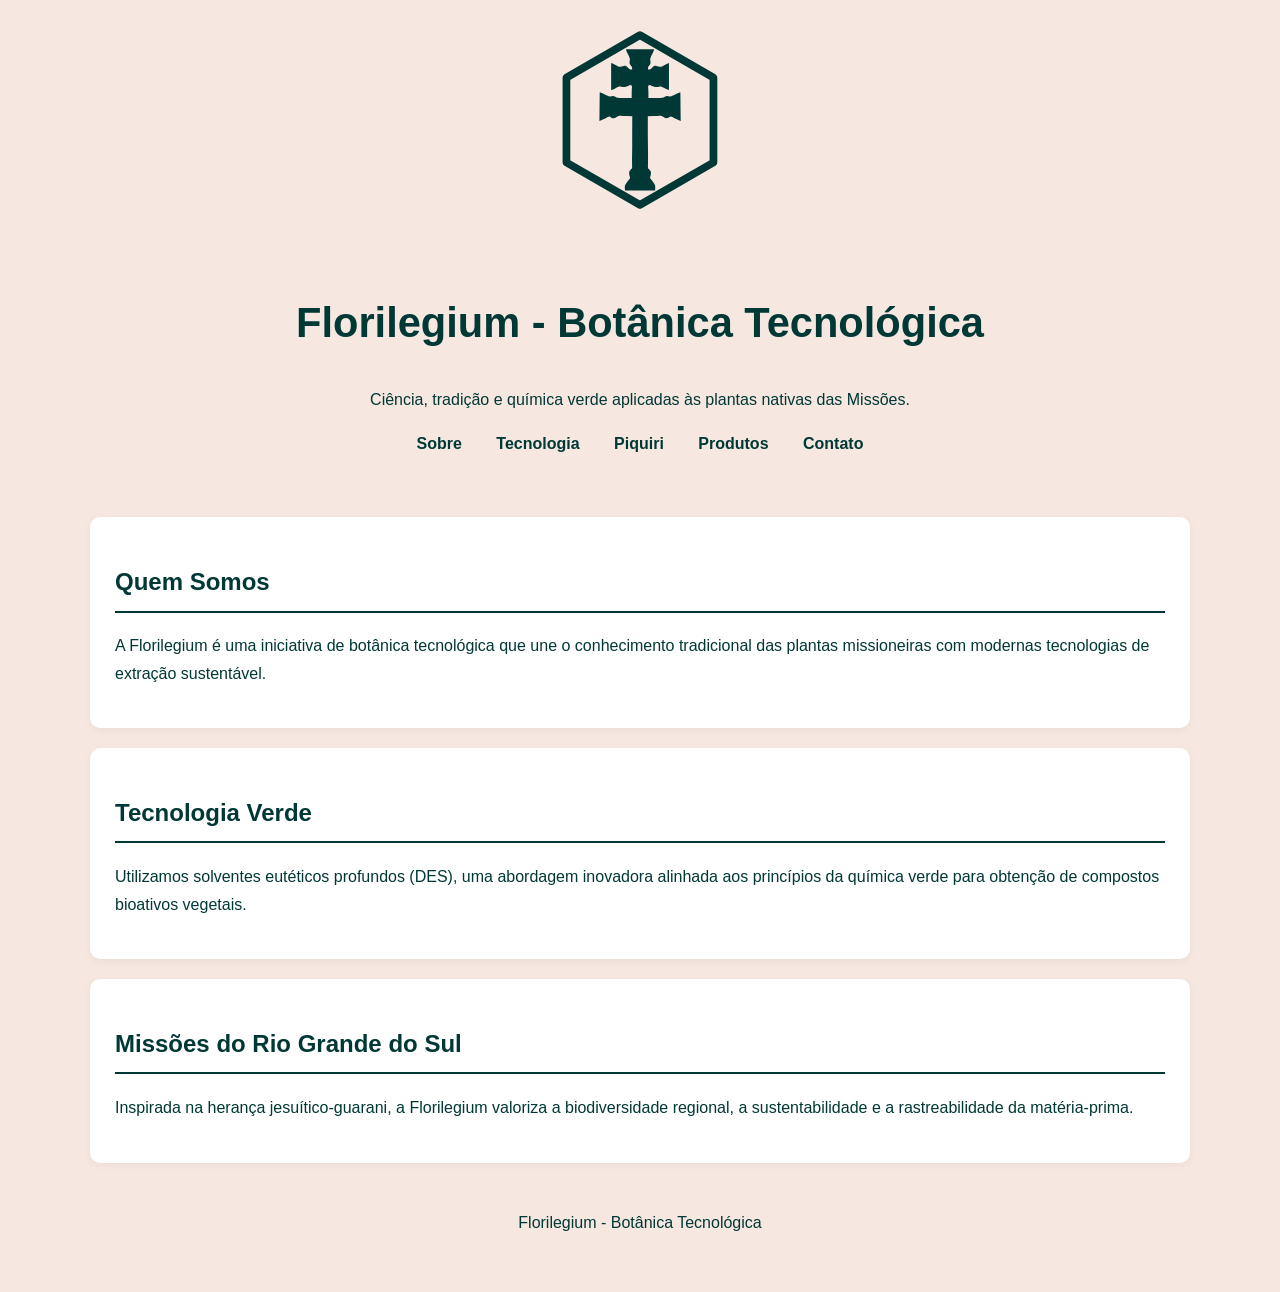
<file: index.html>
<!DOCTYPE html>
<html lang="pt-BR">

<head>
     <img src="imagens/Logo_Florilegium_2.svg" width="300" height="200"
     alt="Logo Florilegium">

    <meta charset="UTF-8">
    <meta name="viewport" content="width=device-width, initial-scale=1.0">
    <title>Florilegium - Botânica Tecnológica</title>

    <link rel="stylesheet" href="css/style.css">

</head>

<body>

<header>
    <h1>Florilegium - Botânica Tecnológica</h1>

    <p>
        Ciência, tradição e química verde aplicadas às plantas nativas das Missões.
    </p>

<nav>
	<a href="sobre.html">Sobre</a>
	<a href="tecnologia.html">Tecnologia</a>
	<a href="piquiri.html">Piquiri</a>
	<a href="produtos.html">Produtos</a>
	<a href="contato.html">Contato</a>
</nav>

</header>

<section>
    <h2>Quem Somos</h2>

    <p>
        A Florilegium é uma iniciativa de botânica tecnológica que une o conhecimento tradicional das plantas missioneiras com modernas tecnologias de extração sustentável.
    </p>
</section>

<section>
    <h2>Tecnologia Verde</h2>

    <p>
        Utilizamos solventes eutéticos profundos (DES), uma abordagem inovadora alinhada aos princípios da química verde para obtenção de compostos bioativos vegetais.
    </p>
</section>

<section>
    <h2>Missões do Rio Grande do Sul</h2>

    <p>
        Inspirada na herança jesuítico-guarani, a Florilegium valoriza a biodiversidade regional, a sustentabilidade e a rastreabilidade da matéria-prima.
    </p>
</section>

<footer>
    <p>Florilegium - Botânica Tecnológica</p>
</footer>

</body>
</html>
</file>
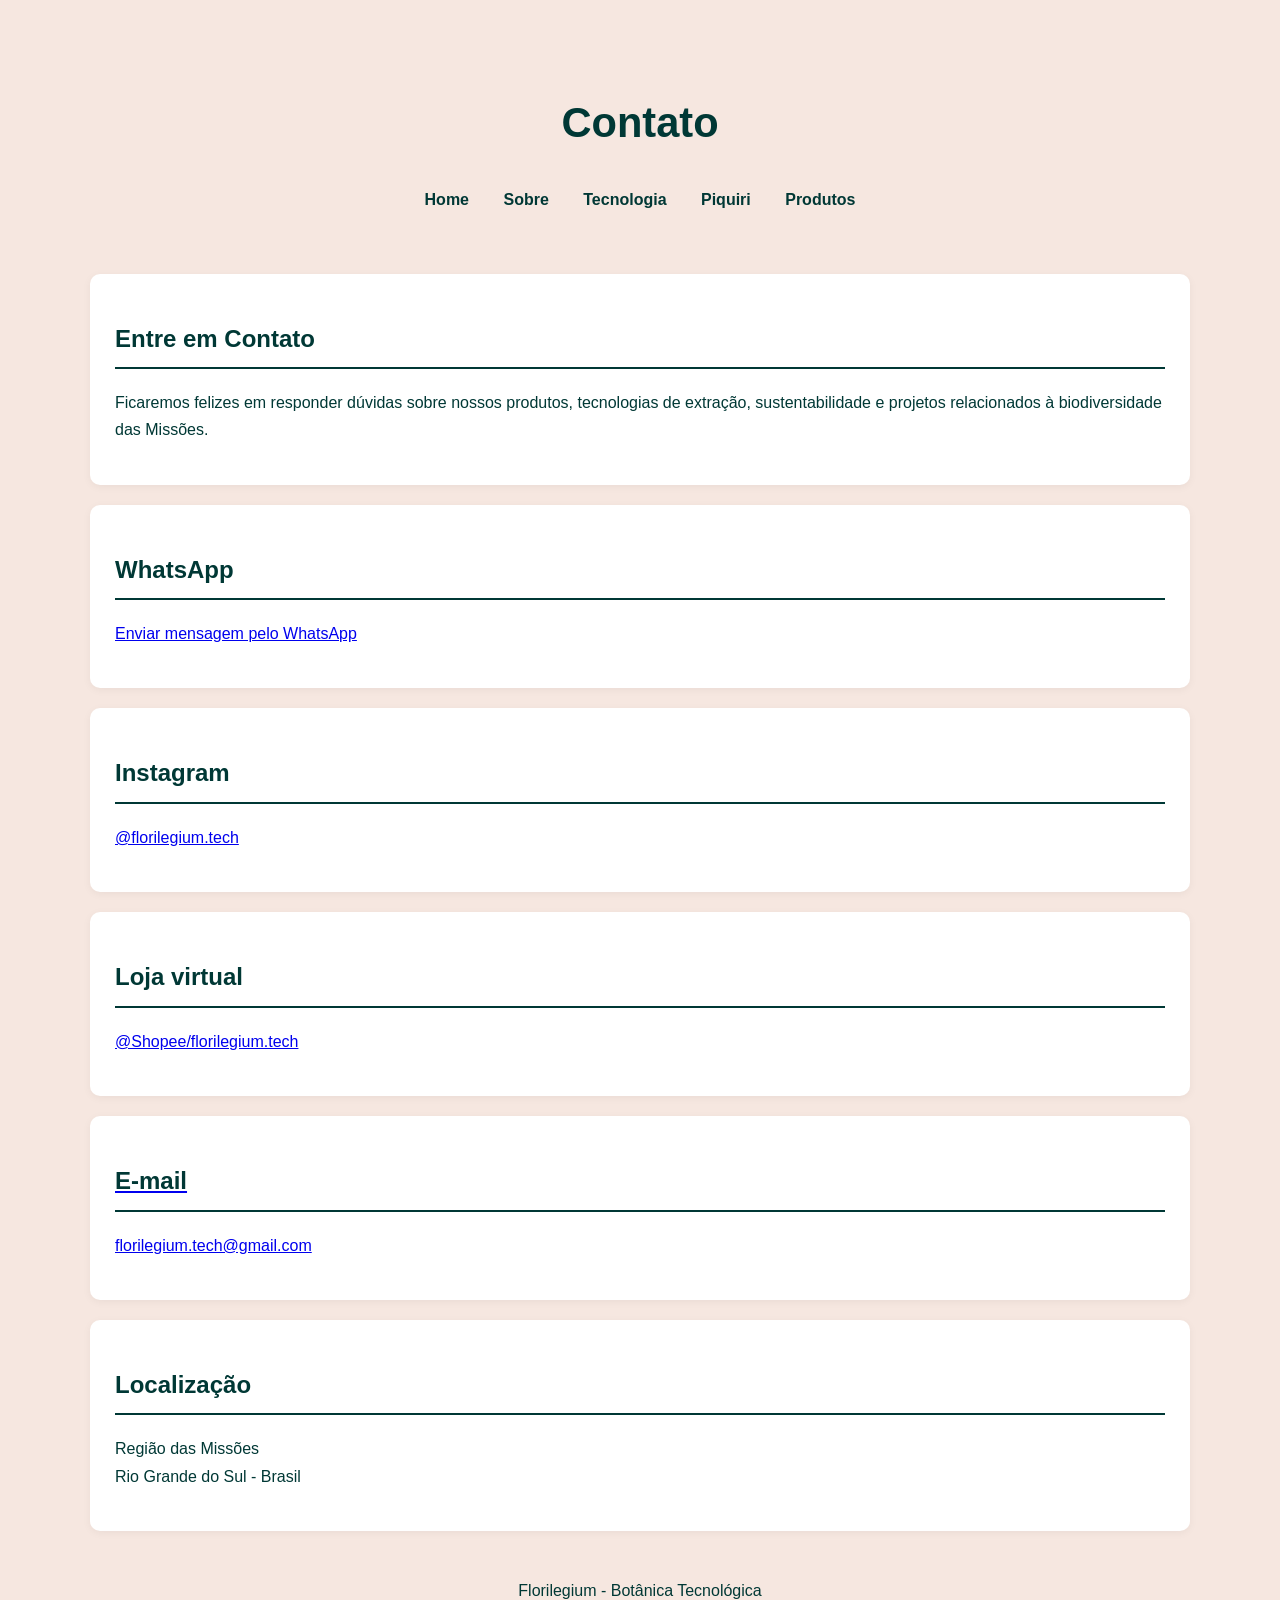
<file: contato.html>
<!DOCTYPE html>
<html lang="pt-BR">

<head>
    <meta charset="UTF-8">
    <meta name="viewport" content="width=device-width, initial-scale=1.0">
    <title>Contato | Florilegium</title>

    <link rel="stylesheet" href="css/style.css">

</head>

<body>

<header>

    <h1>Contato</h1>

<nav>
	<a href="index.html">Home</a>
	<a href="sobre.html">Sobre</a>
	<a href="tecnologia.html">Tecnologia</a>
	<a href="piquiri.html">Piquiri</a>
	<a href="produtos.html">Produtos</a>
</nav>


</header>

<section>

    <h2>Entre em Contato</h2>

    <p>
        Ficaremos felizes em responder dúvidas sobre nossos produtos,
        tecnologias de extração, sustentabilidade e projetos relacionados à
        biodiversidade das Missões.
    </p>

</section>

<section>

    <h2>WhatsApp</h2>

    <p>
        <a href="https://wa.me/5555992174574" target="_blank">
            Enviar mensagem pelo WhatsApp
        </a>
    </p>

</section>

<section>

    <h2>Instagram</h2>

    <p>
        <a href="https://instagram.com/florilegium.tech" target="_blank">
            @florilegium.tech
        </a>
    </p>

</section>

<section>

    <h2>Loja virtual</h2>

    <p>
        <a href="https://shopee.com.br/florilegium.tech" target="_blank">
            @Shopee/florilegium.tech

    </p>

</section>

<section>

    <h2>E-mail</h2>

    <p>
        <a href="mailto:florilegium.tech@gmail.com">
            florilegium.tech@gmail.com
        </a>
    </p>

</section>

<section>

    <h2>Localização</h2>

    <p>
        Região das Missões<br>
        Rio Grande do Sul - Brasil
    </p>

</section>

<footer>

    <p>Florilegium - Botânica Tecnológica</p>

</footer>

</body>

</html>
</file>
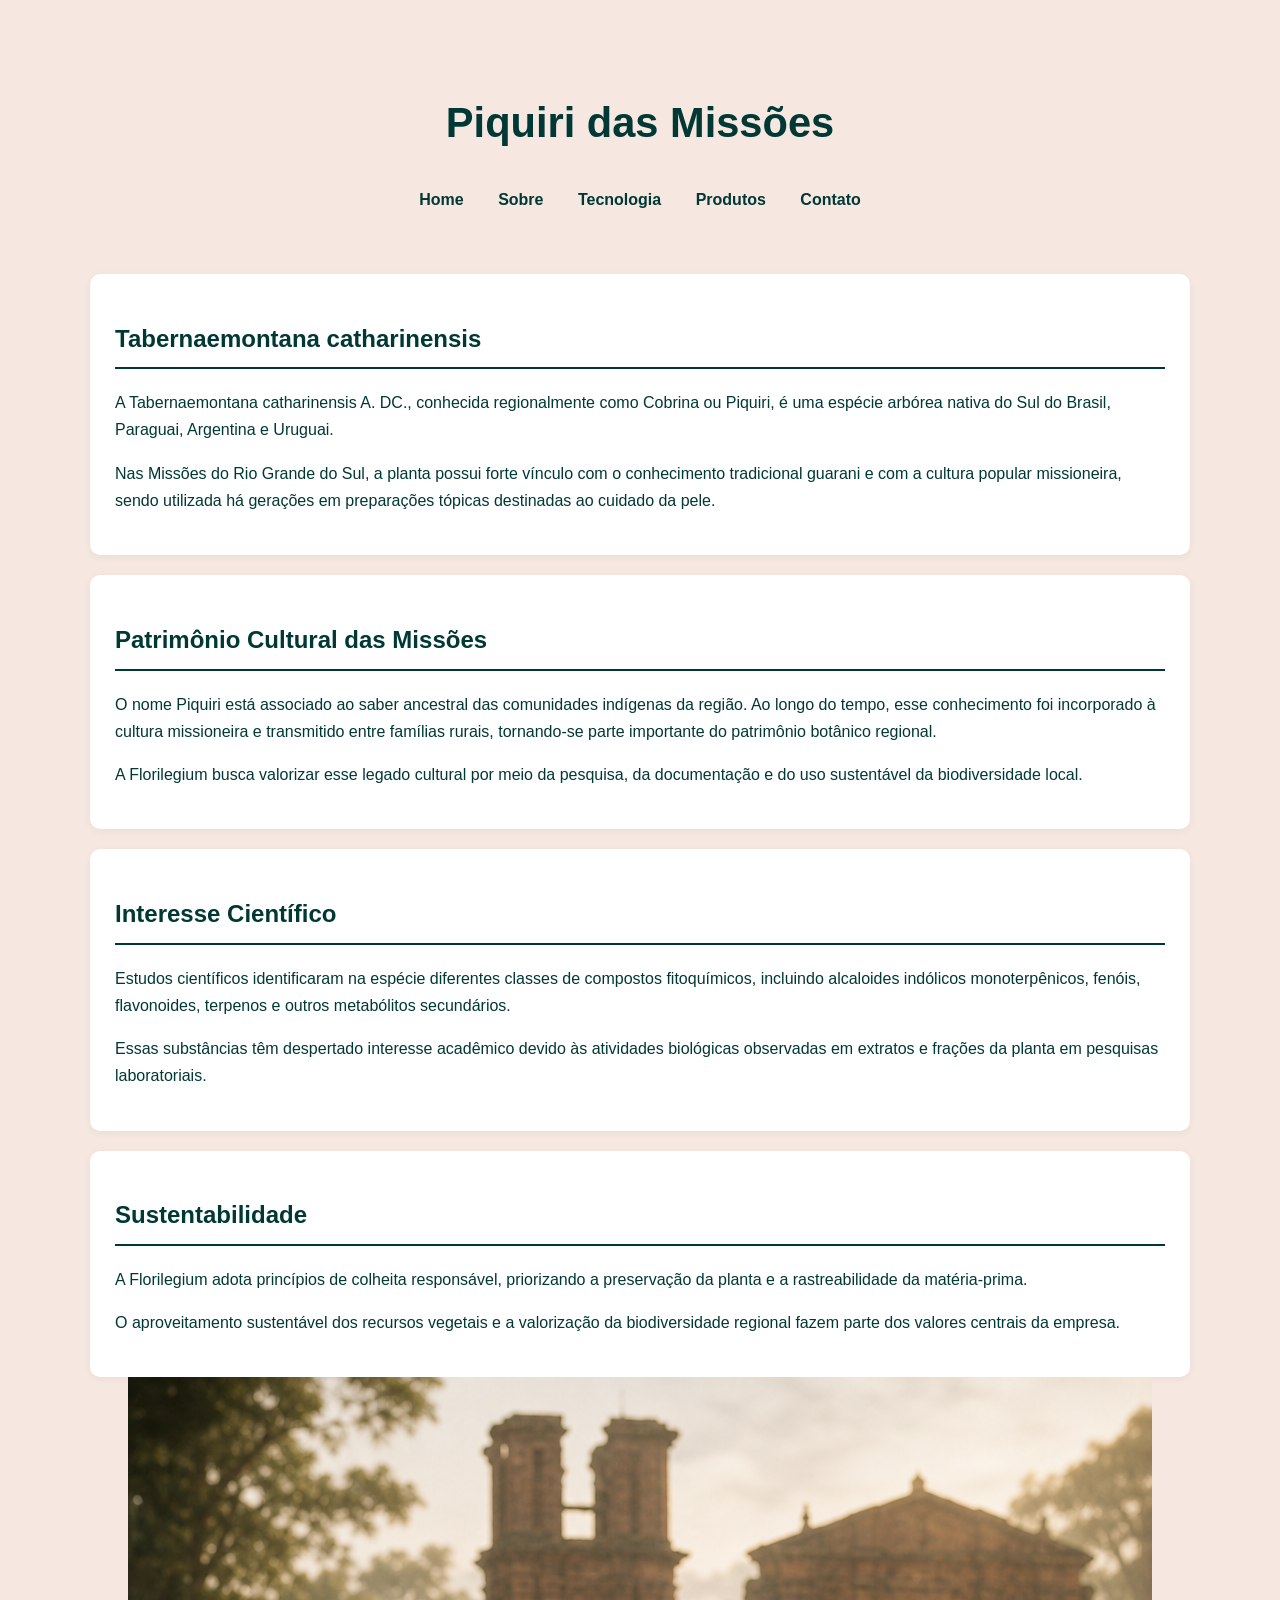
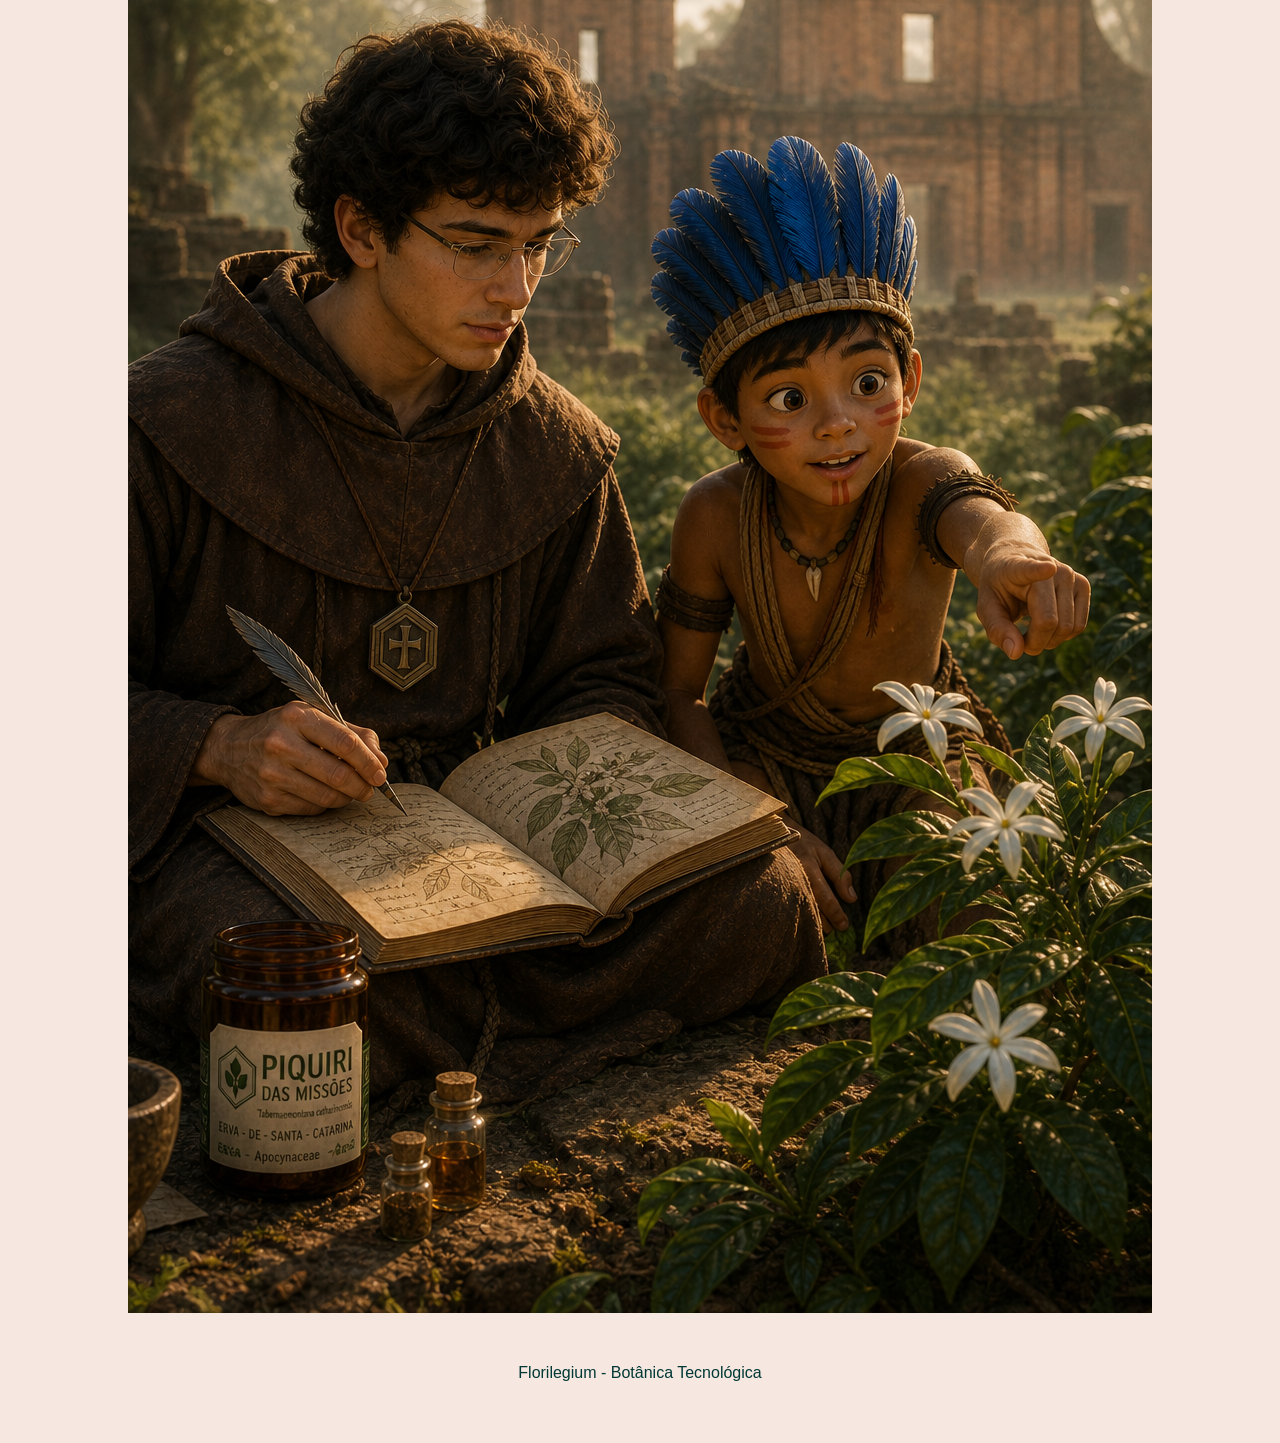
<file: piquiri.html>
<!DOCTYPE html>
<html lang="pt-BR">

<head>
    <meta charset="UTF-8">
    <meta name="viewport" content="width=device-width, initial-scale=1.0">
    <title>Piquiri das Missões | Florilegium</title>

    <link rel="stylesheet" href="css/style.css">

</head>

<body>

<header>

    <h1>Piquiri das Missões</h1>

    <nav>
	<a href="index.html">Home</a>
	<a href="sobre.html">Sobre</a>
	<a href="tecnologia.html">Tecnologia</a>
	<a href="produtos.html">Produtos</a>
	<a href="contato.html">Contato</a>
    </nav>

</header>

<section>

    <h2>Tabernaemontana catharinensis</h2>

    <p>
        A Tabernaemontana catharinensis A. DC., conhecida regionalmente como
        Cobrina ou Piquiri, é uma espécie arbórea nativa do Sul do Brasil,
        Paraguai, Argentina e Uruguai.
    </p>

    <p>
        Nas Missões do Rio Grande do Sul, a planta possui forte vínculo com o
        conhecimento tradicional guarani e com a cultura popular missioneira,
        sendo utilizada há gerações em preparações tópicas destinadas ao cuidado
        da pele.
    </p>

</section>

<section>

    <h2>Patrimônio Cultural das Missões</h2>

    <p>
        O nome Piquiri está associado ao saber ancestral das comunidades
        indígenas da região. Ao longo do tempo, esse conhecimento foi incorporado
        à cultura missioneira e transmitido entre famílias rurais, tornando-se
        parte importante do patrimônio botânico regional.
    </p>

    <p>
        A Florilegium busca valorizar esse legado cultural por meio da pesquisa,
        da documentação e do uso sustentável da biodiversidade local.
    </p>

</section>

<section>

    <h2>Interesse Científico</h2>

    <p>
        Estudos científicos identificaram na espécie diferentes classes de
        compostos fitoquímicos, incluindo alcaloides indólicos monoterpênicos,
        fenóis, flavonoides, terpenos e outros metabólitos secundários.
    </p>

    <p>
        Essas substâncias têm despertado interesse acadêmico devido às atividades
        biológicas observadas em extratos e frações da planta em pesquisas
        laboratoriais.
    </p>

</section>

<section>

    <h2>Sustentabilidade</h2>

    <p>
        A Florilegium adota princípios de colheita responsável, priorizando a
        preservação da planta e a rastreabilidade da matéria-prima.
    </p>

    <p>
        O aproveitamento sustentável dos recursos vegetais e a valorização da
        biodiversidade regional fazem parte dos valores centrais da empresa.
    </p>

</section>

<head>

     <img src="imagens/piquiri.png" 
     alt="Logo Florilegium">
</head>

<footer>

    <p>Florilegium - Botânica Tecnológica</p>

</footer>

</body>

</html>
</file>
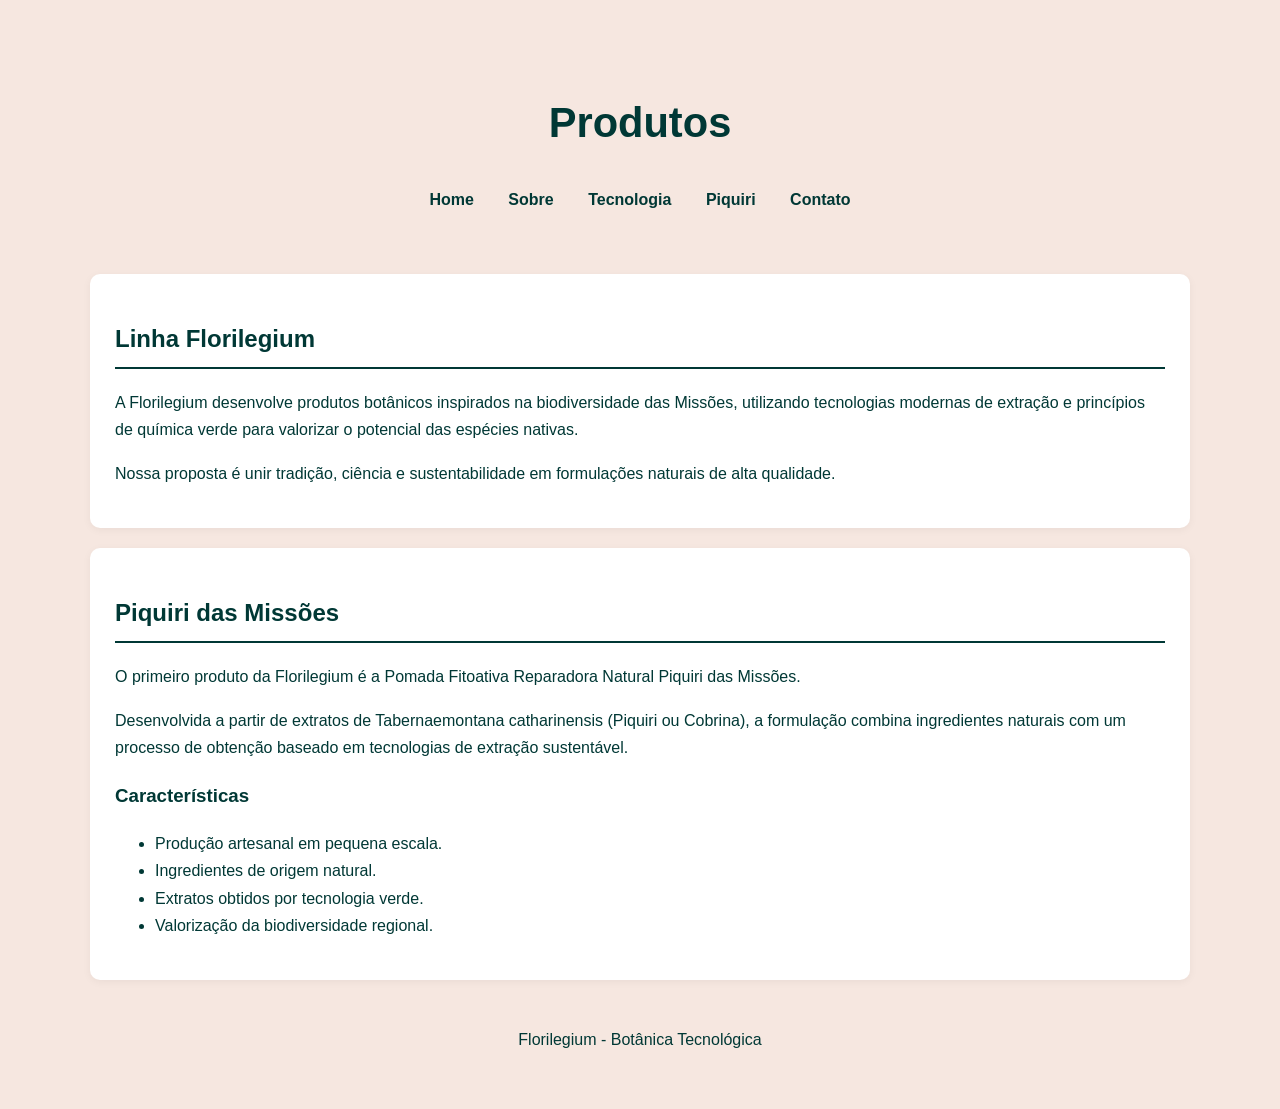
<file: produtos.html>
<!DOCTYPE html>
<html lang="pt-BR">

<head>
    <meta charset="UTF-8">
    <meta name="viewport" content="width=device-width, initial-scale=1.0">
    <title>Produtos | Florilegium</title>

    <link rel="stylesheet" href="css/style.css">

</head>

<body>

<header>

    <h1>Produtos</h1>

<nav>
	<a href="index.html">Home</a>
	<a href="sobre.html">Sobre</a>
	<a href="tecnologia.html">Tecnologia</a>
	<a href="piquiri.html">Piquiri</a>
	<a href="contato.html">Contato</a>
</nav>



</header>

<section>

    <h2>Linha Florilegium</h2>

    <p>
        A Florilegium desenvolve produtos botânicos inspirados na biodiversidade
        das Missões, utilizando tecnologias modernas de extração e princípios de
        química verde para valorizar o potencial das espécies nativas.
    </p>

    <p>
        Nossa proposta é unir tradição, ciência e sustentabilidade em formulações
        naturais de alta qualidade.
    </p>

</section>

<section>

    <h2>Piquiri das Missões</h2>

    <p>
        O primeiro produto da Florilegium é a Pomada Fitoativa Reparadora Natural
        Piquiri das Missões.
    </p>

    <p>
        Desenvolvida a partir de extratos de Tabernaemontana catharinensis
        (Piquiri ou Cobrina), a formulação combina ingredientes naturais com um
        processo de obtenção baseado em tecnologias de extração sustentável.
    </p>

    <h3>Características</h3>

    <ul>
        <li>Produção artesanal em pequena escala.</li>
        <li>Ingredientes de origem natural.</li>
        <li>Extratos obtidos por tecnologia verde.</li>
        <li>Valorização da biodiversidade regional.</li>

</section>

<footer>
    <p>Florilegium - Botânica Tecnológica</p>
</footer>

</body>

</html>
</file>
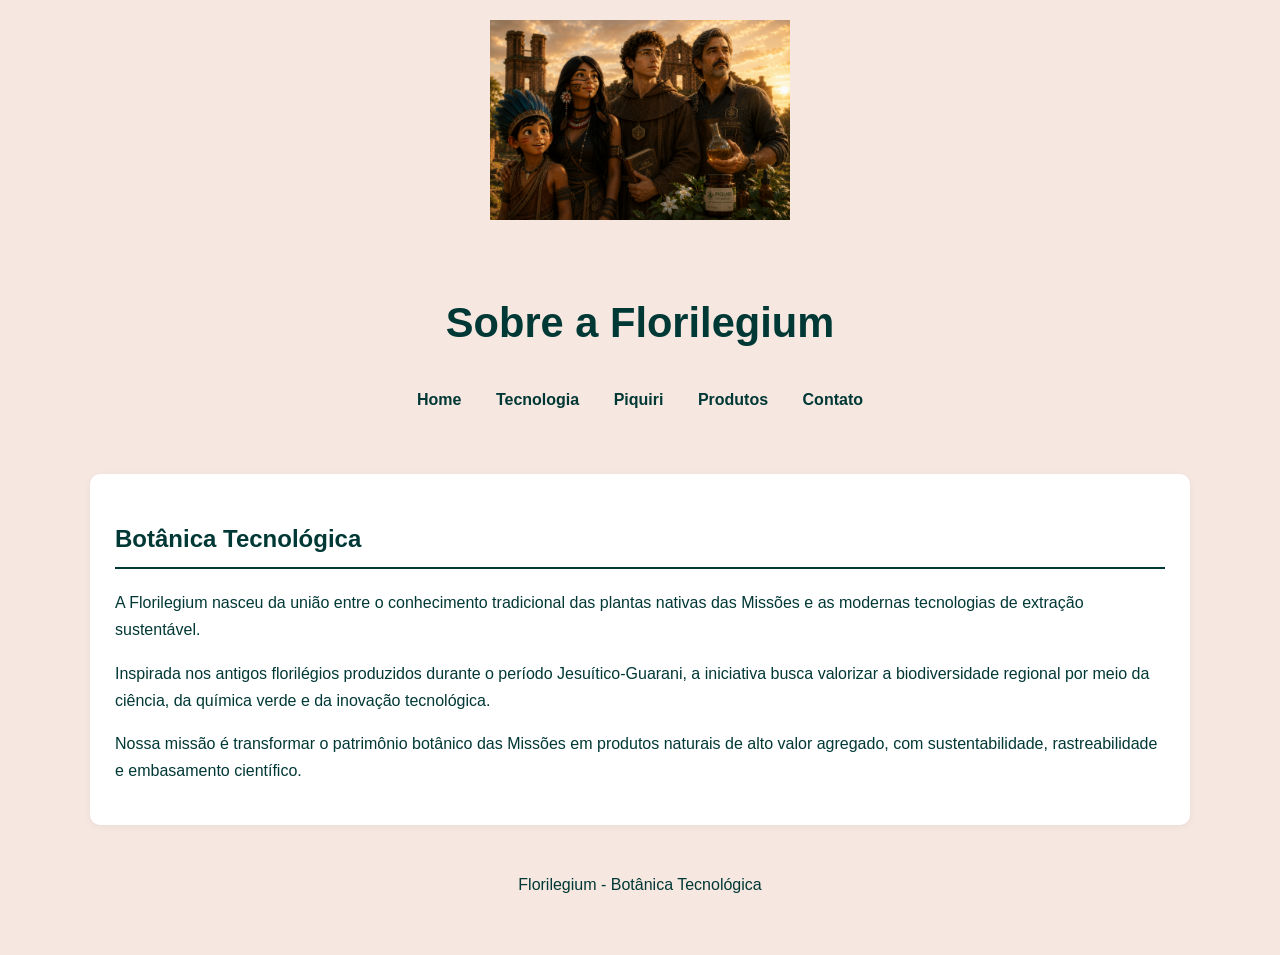
<file: sobre.html>
<!DOCTYPE html>
<html lang="pt-BR">

<head>

     <img src="imagens/missoes.png" width="300" height="200"
     alt="Personagens nas Missões">

    <meta charset="UTF-8">
    <meta name="viewport" content="width=device-width, initial-scale=1.0">
    <title>Sobre a Florilegium</title>

    <link rel="stylesheet" href="css/style.css">

</head>

<body>

<header>

    <h1>Sobre a Florilegium</h1>

<nav>
	<a href="index.html">Home</a>
	<a href="tecnologia.html">Tecnologia</a>
	<a href="piquiri.html">Piquiri</a>
	<a href="produtos.html">Produtos</a>
	<a href="contato.html">Contato</a>
</nav>

</header>

<section>

    <h2>Botânica Tecnológica</h2>

    <p>
        A Florilegium nasceu da união entre o conhecimento tradicional das plantas nativas das Missões e as modernas tecnologias de extração sustentável.
    </p>

    <p>
        Inspirada nos antigos florilégios produzidos durante o período Jesuítico-Guarani, a iniciativa busca valorizar a biodiversidade regional por meio da ciência, da química verde e da inovação tecnológica.
    </p>

    <p>
        Nossa missão é transformar o patrimônio botânico das Missões em produtos naturais de alto valor agregado, com sustentabilidade, rastreabilidade e embasamento científico.
    </p>

</section>

<footer>
    <p>Florilegium - Botânica Tecnológica</p>
</footer>

</body>

</html>
</file>
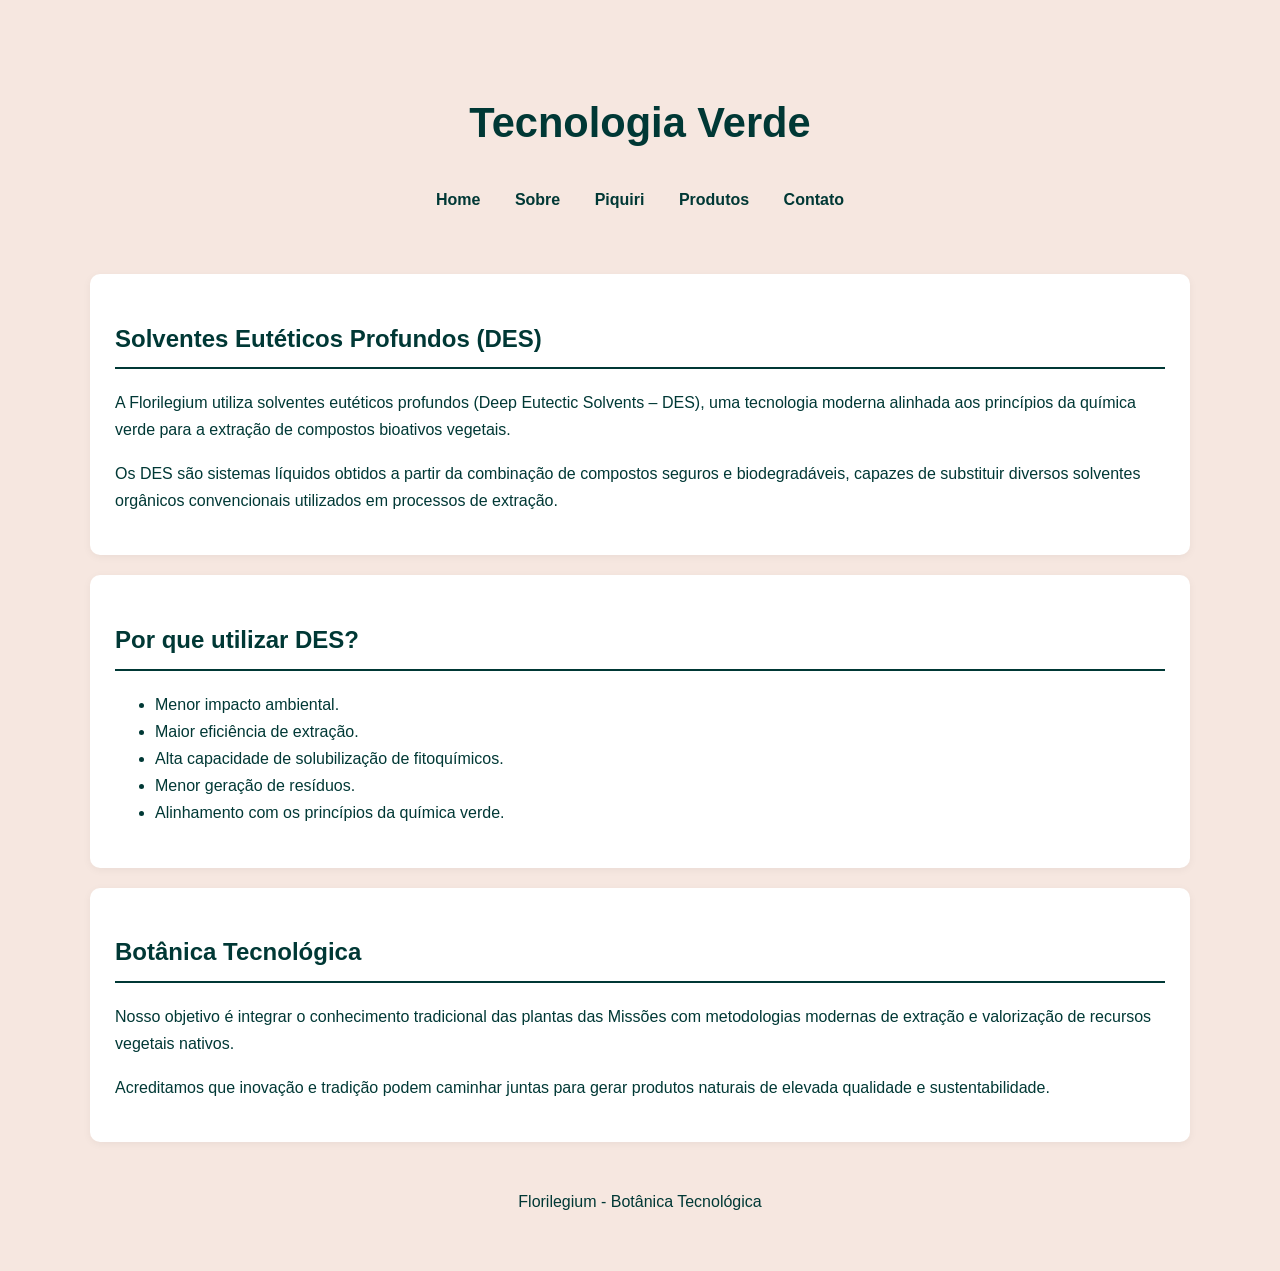
<file: tecnologia.html>
<!DOCTYPE html>
<html lang="pt-BR">

<head>
    <meta charset="UTF-8">
    <meta name="viewport" content="width=device-width, initial-scale=1.0">
    <title>Tecnologia Verde | Florilegium</title>

    <link rel="stylesheet" href="css/style.css">

</head>

<body>

<header>

    <h1>Tecnologia Verde</h1>

<nav>
	<a href="index.html">Home</a>
	<a href="sobre.html">Sobre</a>
	<a href="piquiri.html">Piquiri</a>
	<a href="produtos.html">Produtos</a>
	<a href="contato.html">Contato</a>
</nav>

</header>

<section>

    <h2>Solventes Eutéticos Profundos (DES)</h2>

    <p>
        A Florilegium utiliza solventes eutéticos profundos (Deep Eutectic Solvents – DES),
        uma tecnologia moderna alinhada aos princípios da química verde para a extração
        de compostos bioativos vegetais.
    </p>

    <p>
        Os DES são sistemas líquidos obtidos a partir da combinação de compostos seguros
        e biodegradáveis, capazes de substituir diversos solventes orgânicos convencionais
        utilizados em processos de extração.
    </p>

</section>

<section>

    <h2>Por que utilizar DES?</h2>

    <ul>
        <li>Menor impacto ambiental.</li>
        <li>Maior eficiência de extração.</li>
        <li>Alta capacidade de solubilização de fitoquímicos.</li>
        <li>Menor geração de resíduos.</li>
        <li>Alinhamento com os princípios da química verde.</li>
    </ul>

</section>

<section>

    <h2>Botânica Tecnológica</h2>

    <p>
        Nosso objetivo é integrar o conhecimento tradicional das plantas das Missões
        com metodologias modernas de extração e valorização de recursos vegetais nativos.
    </p>

    <p>
        Acreditamos que inovação e tradição podem caminhar juntas para gerar produtos
        naturais de elevada qualidade e sustentabilidade.
    </p>

</section>

<footer>

    <p>Florilegium - Botânica Tecnológica</p>

</footer>

</body>

</html>
</file>
<file: css/style.css>
body {
    font-family: Arial, Helvetica, sans-serif;
    max-width: 1100px;
    margin: auto;
    padding: 20px;
    line-height: 1.7;
    background-color: #f6e7e0;
    color: #003835;
}

header {
    text-align: center;
    padding: 40px 0;
}

h1 {
    color: #003835;
    font-size: 2.6rem;
}

h2 {
    color: #003835;
    border-bottom: 2px solid #003835;
    padding-bottom: 8px;
}

nav {
    margin-top: 15px;
}

nav a {
    margin: 0 15px;
    text-decoration: none;
    color: #003835;
    font-weight: bold;
}

nav a:hover {
    color: #003835;
}

section {
    margin-top: 20px;
    background: white;
    padding: 25px;
    border-radius: 10px;
    box-shadow: 0 2px 8px rgba(0,0,0,0.05);
}

footer {
    margin-top: 10px;
    text-align: center;
    color: #003835;
    padding: 20px;
}


img{
    display:block;
    margin:auto auto;
    border-radius:auto;
    max-width:100%;
}
</file>
